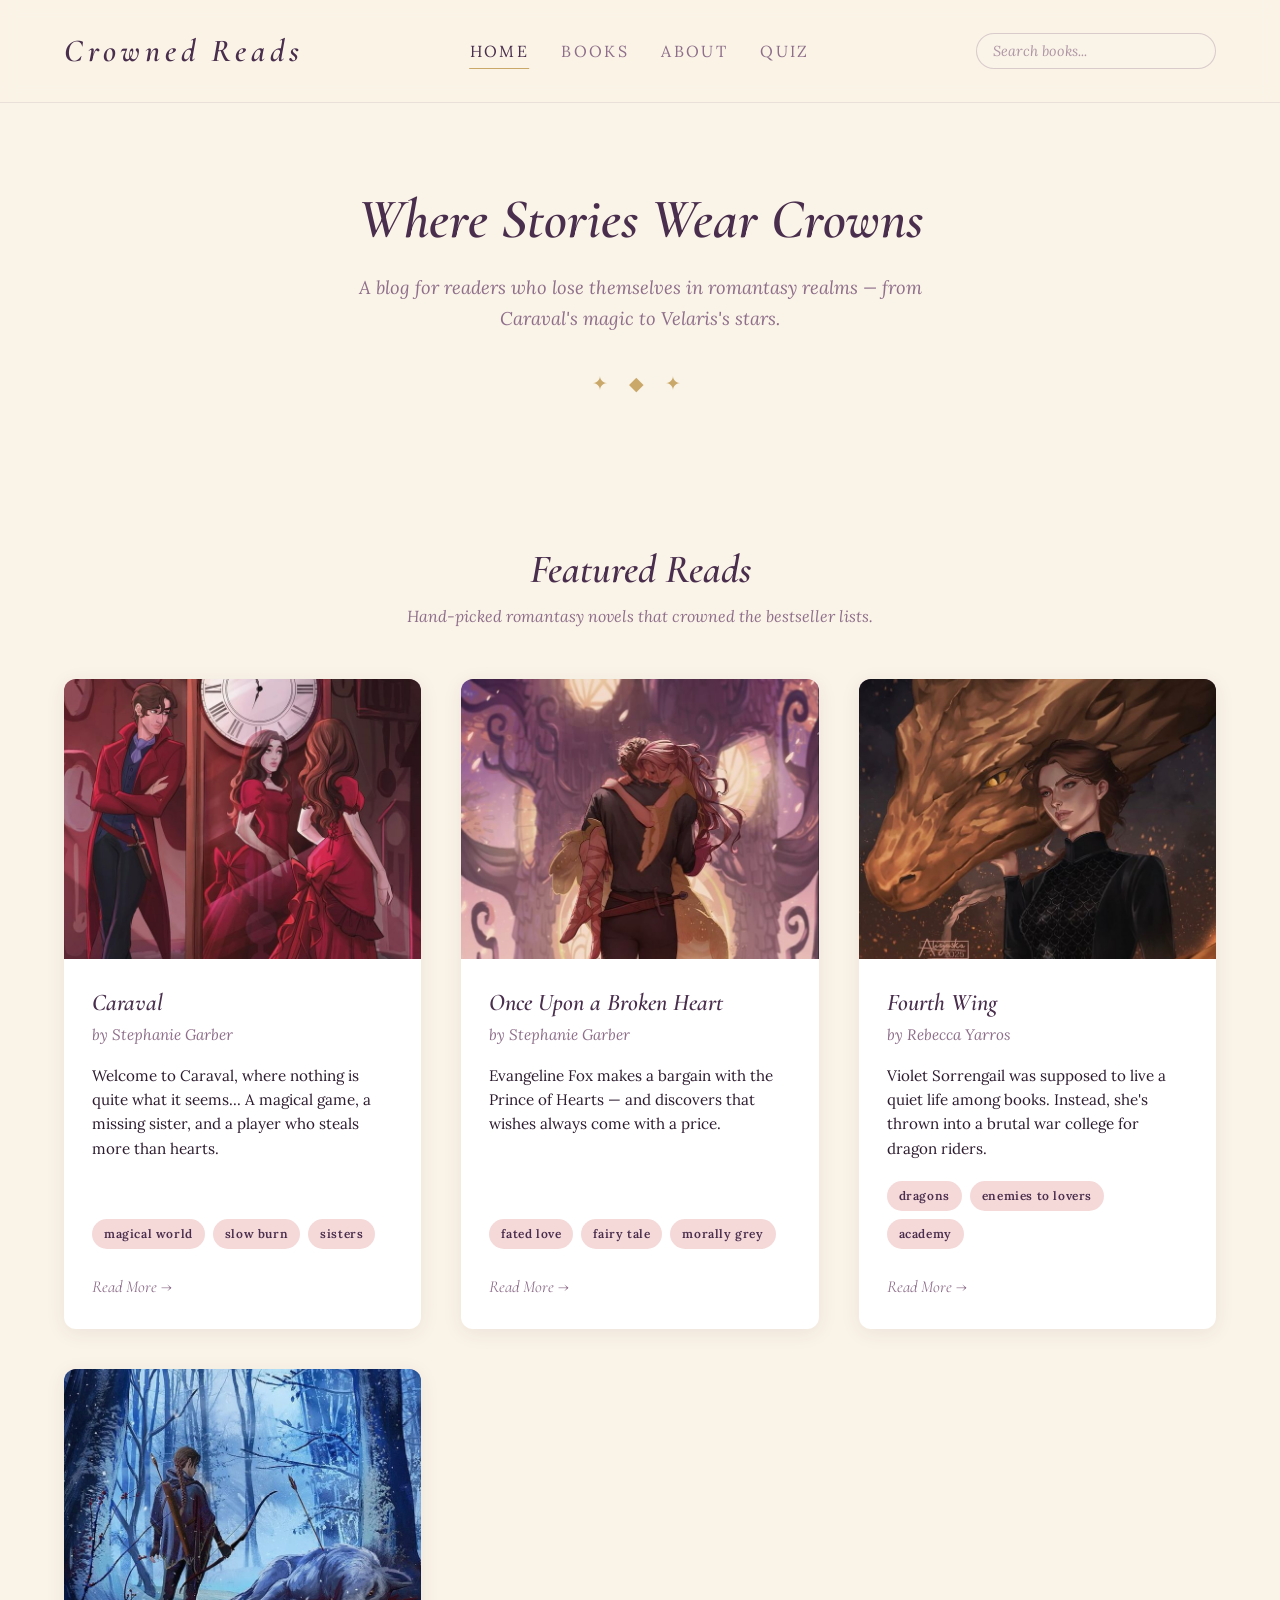
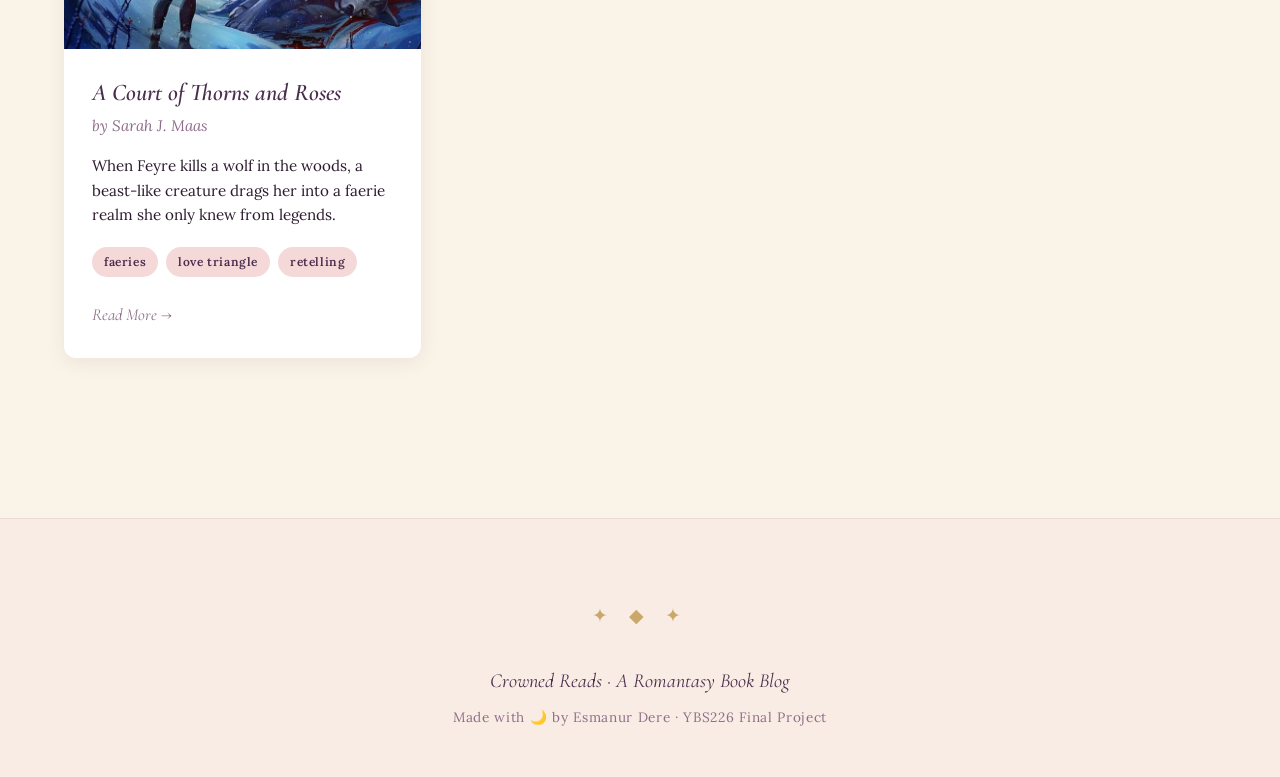
<file: index.html>
<!DOCTYPE html>
<html lang="en">
<head>
  <meta charset="UTF-8" />
  <meta name="viewport" content="width=device-width, initial-scale=1.0" />
  <title>Crowned Reads — A Romantasy Book Blog</title>

  <meta name="description" content="A romantasy book blog featuring Caraval, Fourth Wing, ACOTAR and Once Upon a Broken Heart. Reviews, ratings, and a quiz to find your next read." />
<meta name="theme-color" content="#FAF3E7" />

  <link rel="preconnect" href="https://fonts.googleapis.com" />
  <link rel="preconnect" href="https://fonts.gstatic.com" crossorigin />
  <link
    href="https://fonts.googleapis.com/css2?family=Cormorant+Garamond:ital,wght@0,400;0,600;1,400;1,600&family=Lora:wght@400;600&display=swap"
    rel="stylesheet"
  />
  <link rel="stylesheet" href="css/main.css" />
</head>

<body>

  <!-- ============== HEADER ============== -->
  <header class="site-header">
    <div class="container site-header__inner">
      <a href="index.html" class="logo">
        <span class="logo__text">Crowned Reads</span>
      </a>

      <button class="nav-toggle" id="nav-toggle" aria-label="Toggle menu">
  <span></span>
  <span></span>
  <span></span>
      </button>
      <nav class="main-nav" id="main-nav">
        <ul class="main-nav__list">
          <li><a href="index.html" class="main-nav__link main-nav__link--active">Home</a></li>
          <li><a href="book.html?id=caraval" class="main-nav__link">Books</a></li>
          <li><a href="about.html" class="main-nav__link">About</a></li>
          <li><a href="quiz.html" class="main-nav__link">Quiz</a></li>
        </ul>
      </nav>
      <div class="search">
        <input
          type="text"
          class="search__input"
          id="search-input"
          placeholder="Search books..."
          autocomplete="off"
        />
        <div class="search__results" id="search-results" hidden></div>
      </div>
    </div>
  </header>

  <!-- ============== HERO ============== -->
  <section class="hero">
    <div class="container">
      <h1 class="hero__title">Where Stories Wear Crowns</h1>
      <p class="hero__subtitle">
        A blog for readers who lose themselves in romantasy realms —
        from Caraval's magic to Velaris's stars.
      </p>
      <div class="divider">✦ ◆ ✦</div>
    </div>
  </section>

  <!-- ============== BOOK GRID ============== -->
  <section class="books">
    <div class="container">
      <h2 class="section-title">Featured Reads</h2>
      <p class="section-subtitle">
        Hand-picked romantasy novels that crowned the bestseller lists.
      </p>

      <div class="book-grid">

        <!-- Book 1: Caraval -->
        <article class="book-card">
          <div class="book-card__cover book-card__cover--caraval">
            <img src="images/caraval.jpg" alt="Caraval book cover" onerror="this.style.display='none'" />
          </div>
          <div class="book-card__body">
            <h3 class="book-card__title">Caraval</h3>
            <p class="book-card__author">by Stephanie Garber</p>
            <p class="book-card__excerpt">
              Welcome to Caraval, where nothing is quite what it seems...
              A magical game, a missing sister, and a player who steals more than hearts.
            </p>
            <div class="book-card__tags">
              <span class="tag">magical world</span>
              <span class="tag">slow burn</span>
              <span class="tag">sisters</span>
            </div>
            <a href="book.html?id=caraval" class="book-card__link">Read More →</a>
          </div>
        </article>

        <!-- Book 2: Once Upon a Broken Heart -->
        <article class="book-card">
          <div class="book-card__cover book-card__cover--once-upon">
            <img src="images/once-upon.jpg" alt="Once Upon a Broken Heart book cover" onerror="this.style.display='none'" />
          </div>
          <div class="book-card__body">
            <h3 class="book-card__title">Once Upon a Broken Heart</h3>
            <p class="book-card__author">by Stephanie Garber</p>
            <p class="book-card__excerpt">
              Evangeline Fox makes a bargain with the Prince of Hearts —
              and discovers that wishes always come with a price.
            </p>
            <div class="book-card__tags">
              <span class="tag">fated love</span>
              <span class="tag">fairy tale</span>
              <span class="tag">morally grey</span>
            </div>
            <a href="book.html?id=once-upon" class="book-card__link">Read More →</a>
          </div>
        </article>

        <!-- Book 3: Fourth Wing -->
        <article class="book-card">
          <div class="book-card__cover book-card__cover--fourth-wing">
            <img src="images/fourth-wing.jpg" alt="Fourth Wing book cover" onerror="this.style.display='none'" />
          </div>
          <div class="book-card__body">
            <h3 class="book-card__title">Fourth Wing</h3>
            <p class="book-card__author">by Rebecca Yarros</p>
            <p class="book-card__excerpt">
              Violet Sorrengail was supposed to live a quiet life among books.
              Instead, she's thrown into a brutal war college for dragon riders.
            </p>
            <div class="book-card__tags">
              <span class="tag">dragons</span>
              <span class="tag">enemies to lovers</span>
              <span class="tag">academy</span>
            </div>
            <a href="book.html?id=fourth-wing" class="book-card__link">Read More →</a>
          </div>
        </article>

        <!-- Book 4: ACOTAR -->
        <article class="book-card">
          <div class="book-card__cover book-card__cover--acotar">
            <img src="images/acotar.jpg" alt="A Court of Thorns and Roses book cover" onerror="this.style.display='none'" />
          </div>
          <div class="book-card__body">
            <h3 class="book-card__title">A Court of Thorns and Roses</h3>
            <p class="book-card__author">by Sarah J. Maas</p>
            <p class="book-card__excerpt">
              When Feyre kills a wolf in the woods, a beast-like creature drags her
              into a faerie realm she only knew from legends.
            </p>
            <div class="book-card__tags">
              <span class="tag">faeries</span>
              <span class="tag">love triangle</span>
              <span class="tag">retelling</span>
            </div>
            <a href="book.html?id=acotar" class="book-card__link">Read More →</a>
          </div>
        </article>

      </div>
    </div>
  </section>

  <!-- ============== FOOTER ============== -->
  <footer class="site-footer">
    <div class="container">
      <div class="divider">✦ ◆ ✦</div>
      <p class="site-footer__text">
        Crowned Reads · A Romantasy Book Blog
      </p>
      <p class="site-footer__credit">
        Made with 🌙 by Esmanur Dere · YBS226 Final Project
      </p>
    </div>
  </footer>

  <script src="js/main.js"></script>
</body>
</html>
</file>
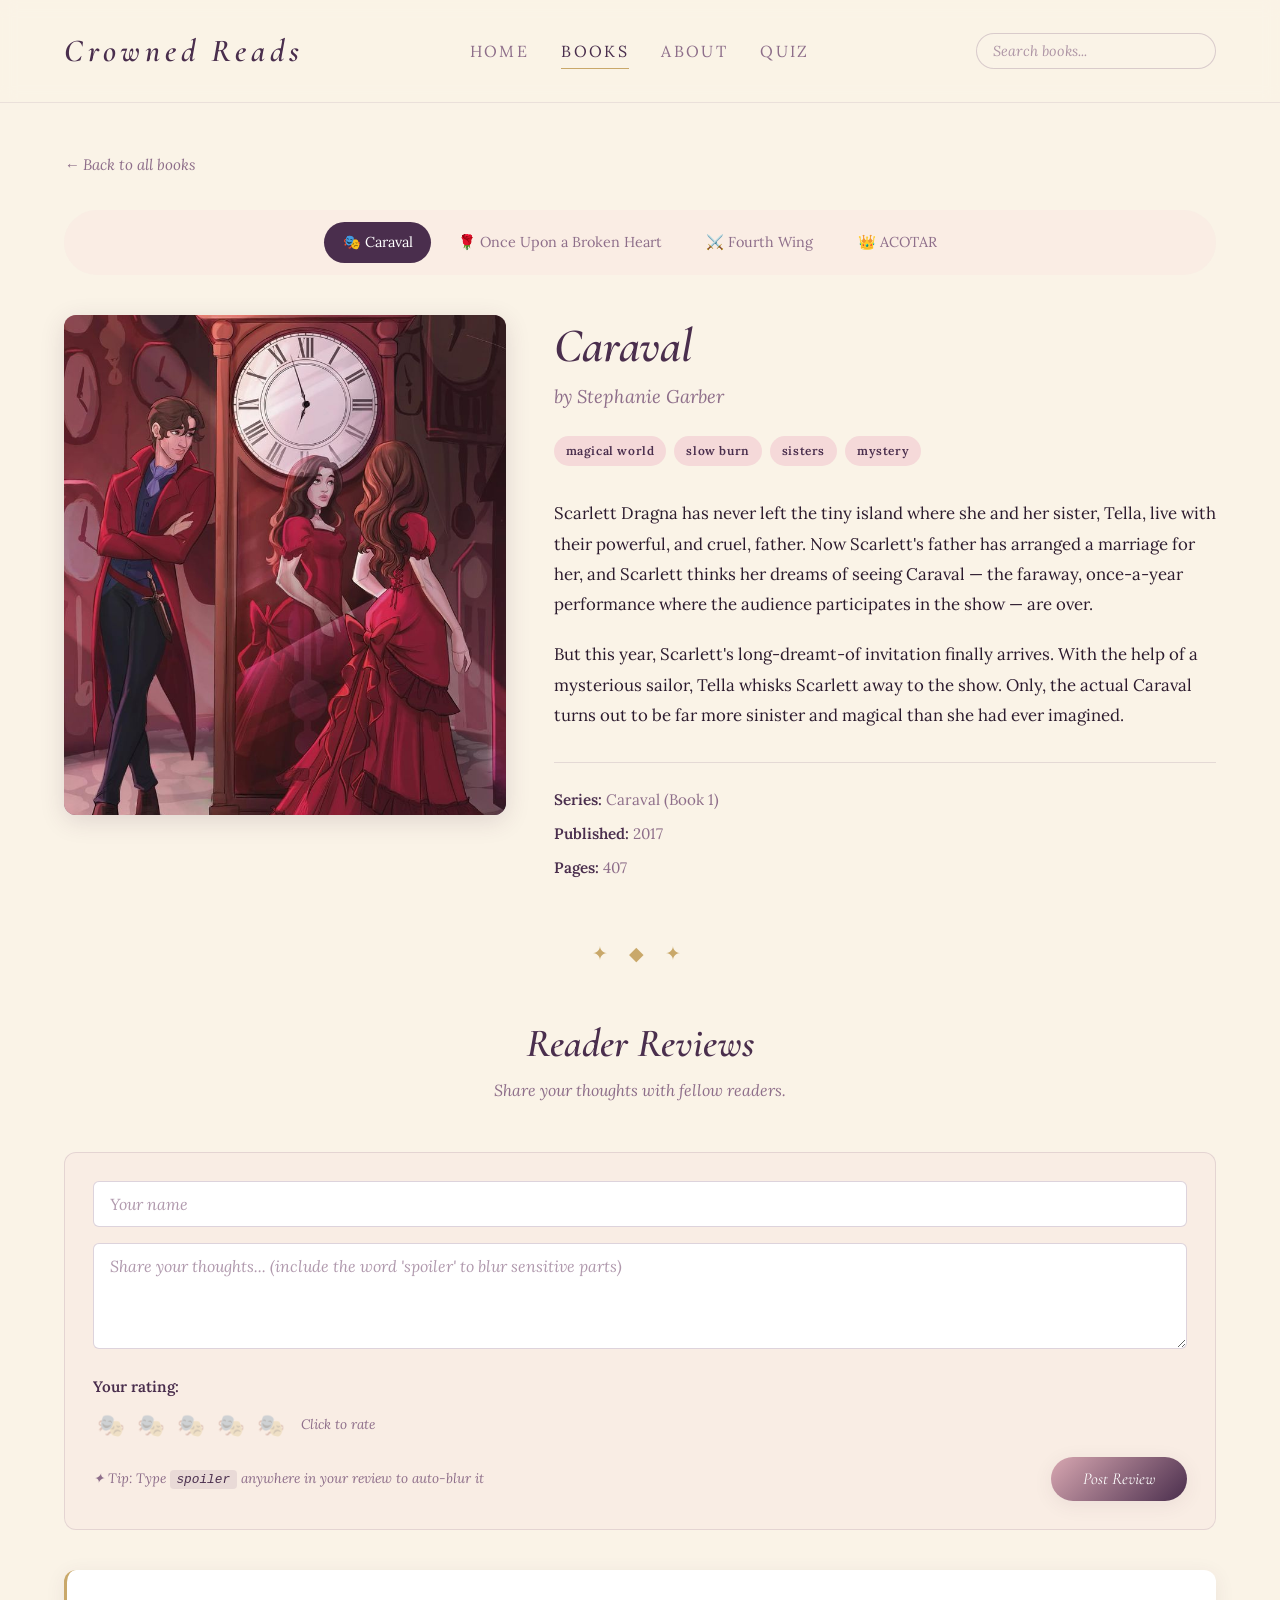
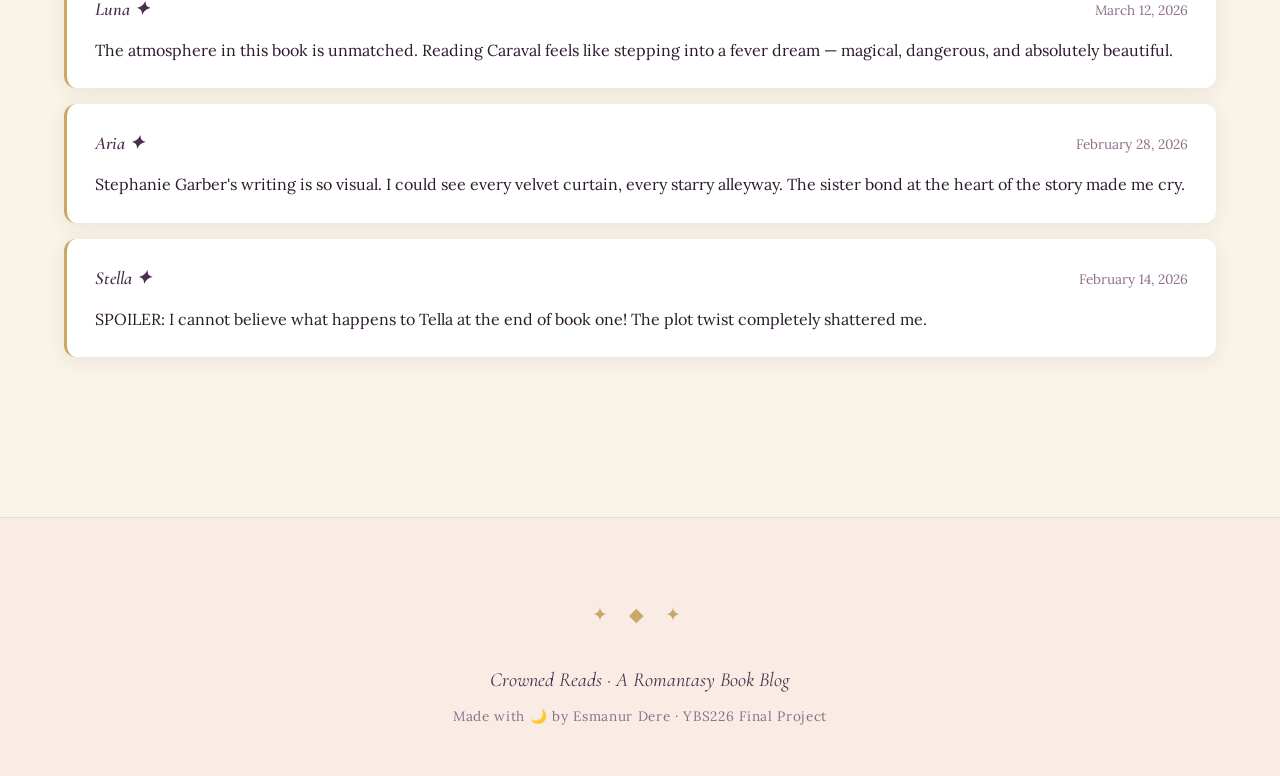
<file: book.html>
<!DOCTYPE html>
<html lang="en">
<head>
  <meta charset="UTF-8" />
  <meta name="viewport" content="width=device-width, initial-scale=1.0" />
  <title id="page-title">Books — Crowned Reads</title>
  <meta name="description" content="Detailed reviews and reader thoughts on the most beloved romantasy novels — explore Caraval, ACOTAR, Fourth Wing and more on Crowned Reads." />
  <meta name="theme-color" content="#FAF3E7" />

  <link rel="preconnect" href="https://fonts.googleapis.com" />
  <link rel="preconnect" href="https://fonts.gstatic.com" crossorigin />
  <link
    href="https://fonts.googleapis.com/css2?family=Cormorant+Garamond:ital,wght@0,400;0,600;1,400;1,600&family=Lora:wght@400;600&display=swap"
    rel="stylesheet"
  />
  <link rel="stylesheet" href="css/main.css" />
</head>

<body>

  <!-- HEADER -->
  <header class="site-header">
    <div class="container site-header__inner">
      <a href="index.html" class="logo">
        <span class="logo__text">Crowned Reads</span>
      </a>

      <button class="nav-toggle" id="nav-toggle" aria-label="Toggle menu">
        <span></span>
        <span></span>
        <span></span>
      </button>

      <nav class="main-nav" id="main-nav">
        <ul class="main-nav__list">
          <li><a href="index.html" class="main-nav__link">Home</a></li>
          <li><a href="book.html?id=caraval" class="main-nav__link main-nav__link--active">Books</a></li>
          <li><a href="about.html" class="main-nav__link">About</a></li>
          <li><a href="quiz.html" class="main-nav__link">Quiz</a></li>
        </ul>
      </nav>

      <div class="search">
        <input
          type="text"
          class="search__input"
          id="search-input"
          placeholder="Search books..."
          autocomplete="off"
        />
        <div class="search__results" id="search-results" hidden></div>
      </div>
    </div>
  </header>

  <!-- BOOK DETAIL -->
  <section class="book-detail">
    <div class="container">

      <a href="index.html" class="back-link">← Back to all books</a>

      <!-- Quick selector to jump between books -->
      <div class="book-selector" id="book-selector">
        <a href="book.html?id=caraval" class="book-selector__link" data-id="caraval">🎭 Caraval</a>
        <a href="book.html?id=once-upon" class="book-selector__link" data-id="once-upon">🌹 Once Upon a Broken Heart</a>
        <a href="book.html?id=fourth-wing" class="book-selector__link" data-id="fourth-wing">⚔️ Fourth Wing</a>
        <a href="book.html?id=acotar" class="book-selector__link" data-id="acotar">👑 ACOTAR</a>
      </div>

      <div class="book-detail__layout">

        <div class="book-detail__cover" id="book-cover">
          <img id="book-cover-img" alt="" />
        </div>

        <div class="book-detail__info">
          <h1 class="book-detail__title" id="book-title">Loading...</h1>
          <p class="book-detail__author" id="book-author"></p>

          <div class="book-detail__tags" id="book-tags"></div>

          <div id="book-description"></div>

          <div class="book-detail__meta" id="book-meta"></div>
        </div>
      </div>

      <div class="divider">✦ ◆ ✦</div>

      <!-- COMMENTS SECTION -->
      <section class="comments">
        <h2 class="section-title">Reader Reviews</h2>
        <p class="section-subtitle">Share your thoughts with fellow readers.</p>

        <form class="comment-form" id="comment-form">
          <div class="comment-form__row">
            <input type="text" class="comment-form__input" id="comment-name" placeholder="Your name" required />
          </div>
          <div class="comment-form__row">
            <textarea class="comment-form__textarea" id="comment-text" placeholder="Share your thoughts... (include the word 'spoiler' to blur sensitive parts)" rows="4" required></textarea>
          </div>

          <div class="comment-form__row">
            <label class="comment-form__label">Your rating:</label>
            <div class="book-rating book-rating--form" id="form-rating">
              <!-- Filled by JS — themed icons -->
            </div>
          </div>

          <div class="comment-form__row comment-form__row--actions">
            <p class="comment-form__hint">
              ✦ Tip: Type <code>spoiler</code> anywhere in your review to auto-blur it
            </p>
            <button type="submit" class="comment-form__button">Post Review</button>
          </div>
        </form>

        <div class="comments__list" id="comments-list">
          <!-- Comments injected by JS based on selected book -->
        </div>
      </section>

    </div>
  </section>

  <!-- FOOTER -->
  <footer class="site-footer">
    <div class="container">
      <div class="divider">✦ ◆ ✦</div>
      <p class="site-footer__text">Crowned Reads · A Romantasy Book Blog</p>
      <p class="site-footer__credit">Made with 🌙 by Esmanur Dere · YBS226 Final Project</p>
    </div>
  </footer>

  <script src="js/main.js"></script>
  <script src="js/book-page.js"></script>
</body>
</html>
</file>
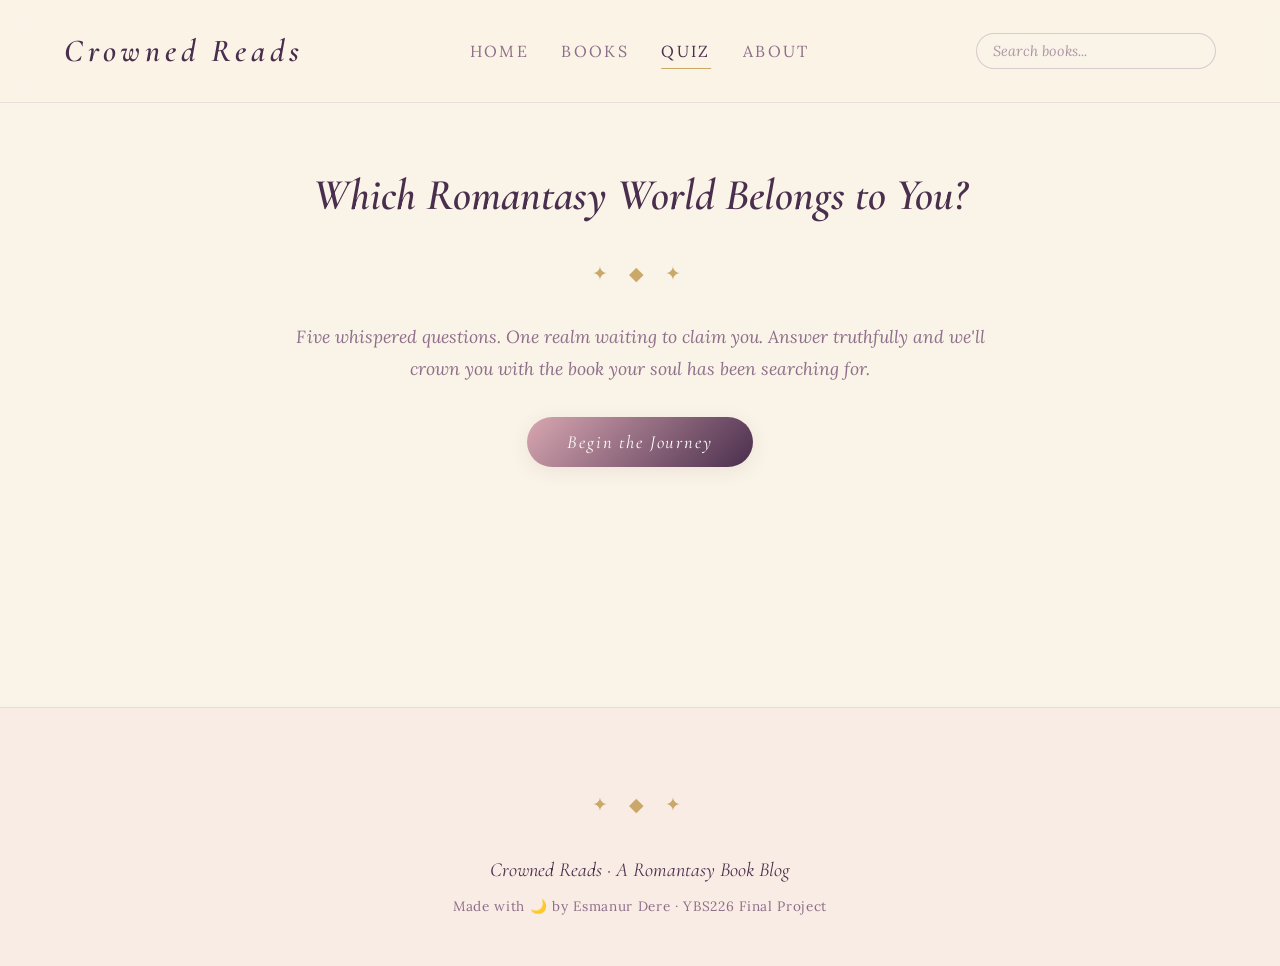
<file: quiz.html>
<!DOCTYPE html>
<html lang="en">
<head>
  <meta charset="UTF-8" />
  <meta name="viewport" content="width=device-width, initial-scale=1.0" />
  <title>Which Romantasy World Belongs to You? — Crowned Reads</title>

  <meta name="description" content="Take the Crowned Reads quiz and discover which romantasy world belongs to you — Caraval, ACOTAR, Fourth Wing, or Once Upon a Broken Heart." />
<meta name="theme-color" content="#FAF3E7" />

  <link rel="preconnect" href="https://fonts.googleapis.com" />
  <link rel="preconnect" href="https://fonts.gstatic.com" crossorigin />
  <link
    href="https://fonts.googleapis.com/css2?family=Cormorant+Garamond:ital,wght@0,400;0,600;1,400;1,600&family=Lora:wght@400;600&display=swap"
    rel="stylesheet"
  />
  <link rel="stylesheet" href="css/main.css" />
</head>

<body>

  <header class="site-header">
    <div class="container site-header__inner">
      <a href="index.html" class="logo">
        <span class="logo__text">Crowned Reads</span>
      </a>
    <button class="nav-toggle" id="nav-toggle" aria-label="Toggle menu">
  <span></span>
  <span></span>
  <span></span>
    </button>
      <nav class="main-nav" id="main-nav">
        <ul class="main-nav__list">
          <li><a href="index.html" class="main-nav__link">Home</a></li>
          <li><a href="book.html" class="main-nav__link">Books</a></li>
          <li><a href="quiz.html" class="main-nav__link main-nav__link--active">Quiz</a></li>
          <li><a href="about.html" class="main-nav__link">About</a></li>
        </ul>
      </nav>
      <div class="search">
  <input
    type="text"
    class="search__input"
    id="search-input"
    placeholder="Search books..."
    autocomplete="off"
  />
  <div class="search__results" id="search-results" hidden></div>
</div>
    </div>
  </header>

  <section class="quiz">
    <div class="container">

      <!-- INTRO SCREEN -->
      <div class="quiz__screen quiz__screen--intro" id="quiz-intro">
        <h1 class="quiz__title">Which Romantasy World Belongs to You?</h1>
        <div class="divider">✦ ◆ ✦</div>
        <p class="quiz__lead">
          Five whispered questions. One realm waiting to claim you.
          Answer truthfully and we'll crown you with the book your soul has been searching for.
        </p>
        <button class="quiz__button" id="quiz-start">Begin the Journey</button>
      </div>

      <!-- QUESTION SCREEN -->
      <div class="quiz__screen quiz__screen--question" id="quiz-question" hidden>
        <p class="quiz__progress" id="quiz-progress">Question 1 of 5</p>
        <h2 class="quiz__question-text" id="quiz-question-text">Question goes here</h2>
        <div class="quiz__options" id="quiz-options">
          <!-- Buttons will be injected by JS -->
        </div>
      </div>

      <!-- RESULT SCREEN -->
      <div class="quiz__screen quiz__screen--result" id="quiz-result" hidden>
        <p class="quiz__progress">Your Realm Awaits</p>
        <h2 class="quiz__result-title" id="quiz-result-title">Result</h2>
        <p class="quiz__result-subtitle" id="quiz-result-subtitle">Subtitle</p>
        <div class="divider">✦ ◆ ✦</div>
        <p class="quiz__result-text" id="quiz-result-text">Description</p>
        <p class="quiz__result-rec">
          📖 Your recommended read: <strong id="quiz-result-book">Book name</strong>
        </p>
        <button class="quiz__button" id="quiz-restart">Take it again</button>
      </div>

    </div>
  </section>

  <footer class="site-footer">
    <div class="container">
      <div class="divider">✦ ◆ ✦</div>
      <p class="site-footer__text">Crowned Reads · A Romantasy Book Blog</p>
      <p class="site-footer__credit">Made with 🌙 by Esmanur Dere · YBS226 Final Project</p>
    </div>
  </footer>

  <script src="js/main.js"></script>
  <script src="js/quiz.js"></script>
</body>
</html>
</file>
<file: css/main.css>
@charset "UTF-8";
* {
  margin: 0;
  padding: 0;
  -webkit-box-sizing: border-box;
          box-sizing: border-box;
}

body {
  font-family: "Lora", "Georgia", serif;
  font-size: 16px;
  line-height: 1.7;
  color: #2C1B2E;
  background-color: #FAF3E7;
  min-height: 100vh;
}

h1, h2, h3, h4 {
  font-family: "Cormorant Garamond", "Georgia", serif;
  font-style: italic;
  color: #4A2E4D;
  font-weight: 600;
  line-height: 1.3;
}

h1 {
  font-size: 3rem;
}

h2 {
  font-size: 2.25rem;
}

h3 {
  font-size: 1.5rem;
}

p {
  margin-bottom: 1rem;
}

a {
  color: #8E6E8A;
  text-decoration: none;
  -webkit-transition: color 0.3s ease;
  transition: color 0.3s ease;
}
a:hover {
  color: #D8A7B1;
}

.container {
  max-width: 1200px;
  margin: 0 auto;
  padding: 0 1.5rem;
}

.divider {
  display: -webkit-box;
  display: -ms-flexbox;
  display: flex;
  -webkit-box-align: center;
      -ms-flex-align: center;
          align-items: center;
  -webkit-box-pack: center;
      -ms-flex-pack: center;
          justify-content: center;
  margin: 2rem 0;
  color: #C9A86A;
  font-size: 1.2rem;
  letter-spacing: 0.5rem;
}

.site-header {
  background-color: rgba(250, 243, 231, 0.92);
  border-bottom: 1px solid rgba(142, 110, 138, 0.15);
  padding: 1.5rem 0;
  position: sticky;
  top: 0;
  z-index: 100;
  backdrop-filter: blur(8px);
}
.site-header__inner {
  display: -webkit-box;
  display: -ms-flexbox;
  display: flex;
  -webkit-box-align: center;
      -ms-flex-align: center;
          align-items: center;
  -webkit-box-pack: justify;
      -ms-flex-pack: justify;
          justify-content: space-between;
  gap: 2rem;
  -ms-flex-wrap: wrap;
      flex-wrap: wrap;
}

.logo {
  text-decoration: none;
  display: inline-block;
}
.logo__text {
  font-family: "Cormorant Garamond", "Georgia", serif;
  font-style: italic;
  font-weight: 600;
  font-size: 2rem;
  color: #4A2E4D;
  letter-spacing: 0.15em;
  -webkit-transition: color 0.3s ease;
  transition: color 0.3s ease;
}
.logo:hover .logo__text {
  color: #8E6E8A;
}

.main-nav__list {
  list-style: none;
  display: -webkit-box;
  display: -ms-flexbox;
  display: flex;
  gap: 2rem;
}
.main-nav__link {
  font-family: "Lora", "Georgia", serif;
  font-size: 1rem;
  color: #8E6E8A;
  text-transform: uppercase;
  letter-spacing: 0.15em;
  padding: 0.5rem 0;
  position: relative;
}
.main-nav__link::after {
  content: "";
  position: absolute;
  bottom: 0;
  left: 50%;
  width: 0;
  height: 1px;
  background-color: #C9A86A;
  -webkit-transition: all 0.3s ease;
  transition: all 0.3s ease;
  -webkit-transform: translateX(-50%);
          transform: translateX(-50%);
}
.main-nav__link:hover {
  color: #4A2E4D;
}
.main-nav__link:hover::after {
  width: 100%;
}
.main-nav__link--active {
  color: #4A2E4D;
}
.main-nav__link--active::after {
  width: 100%;
}

.hero {
  text-align: center;
  padding: 5rem 0 3rem;
}
.hero__title {
  font-size: 3.5rem;
  margin-bottom: 1rem;
}
.hero__subtitle {
  font-size: 1.15rem;
  color: #8E6E8A;
  max-width: 600px;
  margin: 0 auto 2rem;
  font-style: italic;
}

.search {
  position: relative;
  width: 240px;
}
.search__input {
  width: 100%;
  padding: 0.5rem 1rem;
  border: 1px solid rgba(142, 110, 138, 0.3);
  border-radius: 50px;
  font-family: "Lora", "Georgia", serif;
  font-size: 0.9rem;
  background-color: rgba(250, 243, 231, 0.7);
  color: #2C1B2E;
  outline: none;
  -webkit-transition: border-color 0.3s ease, -webkit-box-shadow 0.3s ease;
  transition: border-color 0.3s ease, -webkit-box-shadow 0.3s ease;
  transition: border-color 0.3s ease, box-shadow 0.3s ease;
  transition: border-color 0.3s ease, box-shadow 0.3s ease, -webkit-box-shadow 0.3s ease;
}
.search__input::-webkit-input-placeholder {
  color: rgba(142, 110, 138, 0.7);
  font-style: italic;
}
.search__input::-moz-placeholder {
  color: rgba(142, 110, 138, 0.7);
  font-style: italic;
}
.search__input:-ms-input-placeholder {
  color: rgba(142, 110, 138, 0.7);
  font-style: italic;
}
.search__input::-ms-input-placeholder {
  color: rgba(142, 110, 138, 0.7);
  font-style: italic;
}
.search__input::placeholder {
  color: rgba(142, 110, 138, 0.7);
  font-style: italic;
}
.search__input:focus {
  border-color: #C9A86A;
  -webkit-box-shadow: 0 0 0 3px rgba(201, 168, 106, 0.15);
          box-shadow: 0 0 0 3px rgba(201, 168, 106, 0.15);
}
.search__results {
  position: absolute;
  top: calc(100% + 8px);
  left: 0;
  right: 0;
  background-color: white;
  border-radius: 12px;
  -webkit-box-shadow: 0 6px 24px rgba(74, 46, 77, 0.15);
          box-shadow: 0 6px 24px rgba(74, 46, 77, 0.15);
  max-height: 400px;
  overflow-y: auto;
  z-index: 200;
}
.search__result {
  display: -webkit-box;
  display: -ms-flexbox;
  display: flex;
  -webkit-box-align: center;
      -ms-flex-align: center;
          align-items: center;
  gap: 0.75rem;
  padding: 0.75rem 1rem;
  text-decoration: none;
  color: #2C1B2E;
  border-bottom: 1px solid rgba(142, 110, 138, 0.1);
  -webkit-transition: background-color 0.2s ease;
  transition: background-color 0.2s ease;
}
.search__result:last-child {
  border-bottom: none;
}
.search__result:hover {
  background-color: rgba(245, 217, 217, 0.3);
}
.search__result-cover {
  width: 40px;
  height: 56px;
  border-radius: 4px;
  -ms-flex-negative: 0;
      flex-shrink: 0;
  background: linear-gradient(135deg, #D8A7B1 0%, #4A2E4D 100%);
  display: -webkit-box;
  display: -ms-flexbox;
  display: flex;
  -webkit-box-align: center;
      -ms-flex-align: center;
          align-items: center;
  -webkit-box-pack: center;
      -ms-flex-pack: center;
          justify-content: center;
  color: white;
  font-size: 1rem;
}
.search__result-info {
  -webkit-box-flex: 1;
      -ms-flex: 1;
          flex: 1;
  min-width: 0;
}
.search__result-title {
  font-family: "Cormorant Garamond", "Georgia", serif;
  font-style: italic;
  font-weight: 600;
  color: #4A2E4D;
  font-size: 1rem;
  line-height: 1.2;
  margin-bottom: 0.15rem;
}
.search__result-author {
  font-size: 0.8rem;
  color: #8E6E8A;
  font-style: italic;
}
.search__no-results {
  padding: 1rem;
  text-align: center;
  color: #8E6E8A;
  font-style: italic;
  font-size: 0.9rem;
}

.section-title {
  text-align: center;
  font-size: 2.5rem;
  margin-bottom: 0.5rem;
}

.section-subtitle {
  text-align: center;
  color: #8E6E8A;
  font-style: italic;
  margin-bottom: 3rem;
}

.books {
  padding: 4rem 0 6rem;
}

.book-grid {
  display: grid;
  grid-template-columns: repeat(auto-fit, minmax(280px, 1fr));
  gap: 2.5rem;
}

.book-card {
  background-color: white;
  border-radius: 12px;
  overflow: hidden;
  -webkit-box-shadow: 0 4px 20px rgba(74, 46, 77, 0.08);
          box-shadow: 0 4px 20px rgba(74, 46, 77, 0.08);
  -webkit-transition: -webkit-transform 0.4s ease, -webkit-box-shadow 0.4s ease;
  transition: -webkit-transform 0.4s ease, -webkit-box-shadow 0.4s ease;
  transition: transform 0.4s ease, box-shadow 0.4s ease;
  transition: transform 0.4s ease, box-shadow 0.4s ease, -webkit-transform 0.4s ease, -webkit-box-shadow 0.4s ease;
  display: -webkit-box;
  display: -ms-flexbox;
  display: flex;
  -webkit-box-orient: vertical;
  -webkit-box-direction: normal;
      -ms-flex-direction: column;
          flex-direction: column;
}
.book-card:hover {
  -webkit-transform: translateY(-6px);
          transform: translateY(-6px);
  -webkit-box-shadow: 0 6px 24px rgba(74, 46, 77, 0.15);
          box-shadow: 0 6px 24px rgba(74, 46, 77, 0.15);
}
.book-card__cover {
  height: 280px;
  position: relative;
  overflow: hidden;
  display: -webkit-box;
  display: -ms-flexbox;
  display: flex;
  -webkit-box-align: center;
      -ms-flex-align: center;
          align-items: center;
  -webkit-box-pack: center;
      -ms-flex-pack: center;
          justify-content: center;
}
.book-card__cover img {
  width: 100%;
  height: 100%;
  -o-object-fit: cover;
     object-fit: cover;
  -o-object-position: center;
     object-position: center;
  position: relative;
  z-index: 1;
}
.book-card__cover--caraval {
  background: linear-gradient(135deg, #D8A7B1 0%, #4A2E4D 100%);
}
.book-card__cover--once-upon {
  background: linear-gradient(135deg, #F5D9D9 0%, #8E6E8A 100%);
}
.book-card__cover--fourth-wing {
  background: linear-gradient(135deg, #8E6E8A 0%, #2C1B2E 100%);
}
.book-card__cover--acotar {
  background: linear-gradient(135deg, #C9B6D8 0%, #4A2E4D 100%);
}
.book-card__cover::after {
  content: "✦";
  position: absolute;
  font-size: 4rem;
  color: rgba(255, 255, 255, 0.25);
  pointer-events: none;
  z-index: 0;
}
.book-card__body {
  padding: 1.75rem;
  display: -webkit-box;
  display: -ms-flexbox;
  display: flex;
  -webkit-box-orient: vertical;
  -webkit-box-direction: normal;
      -ms-flex-direction: column;
          flex-direction: column;
  -webkit-box-flex: 1;
      -ms-flex: 1;
          flex: 1;
}
.book-card__title {
  font-size: 1.5rem;
  margin-bottom: 0.25rem;
  color: #4A2E4D;
}
.book-card__author {
  font-style: italic;
  color: #8E6E8A;
  margin-bottom: 1rem;
  font-size: 0.95rem;
}
.book-card__excerpt {
  color: #2C1B2E;
  font-size: 0.95rem;
  margin-bottom: 1.25rem;
  line-height: 1.6;
  -webkit-box-flex: 1;
      -ms-flex: 1;
          flex: 1;
}
.book-card__tags {
  display: -webkit-box;
  display: -ms-flexbox;
  display: flex;
  -ms-flex-wrap: wrap;
      flex-wrap: wrap;
  gap: 0.5rem;
  margin-bottom: 1.5rem;
}
.book-card__link {
  font-family: "Cormorant Garamond", "Georgia", serif;
  font-style: italic;
  font-size: 1.05rem;
  color: #8E6E8A;
  -ms-flex-item-align: start;
      align-self: flex-start;
  -webkit-transition: color 0.3s ease, -webkit-transform 0.3s ease;
  transition: color 0.3s ease, -webkit-transform 0.3s ease;
  transition: color 0.3s ease, transform 0.3s ease;
  transition: color 0.3s ease, transform 0.3s ease, -webkit-transform 0.3s ease;
  display: inline-block;
}
.book-card__link:hover {
  color: #4A2E4D;
  -webkit-transform: translateX(4px);
          transform: translateX(4px);
}

.tag {
  background-color: #F5D9D9;
  color: #4A2E4D;
  font-size: 0.75rem;
  font-weight: 600;
  padding: 0.3rem 0.75rem;
  border-radius: 50px;
  letter-spacing: 0.05em;
  text-transform: lowercase;
  -webkit-transition: background-color 0.3s ease;
  transition: background-color 0.3s ease;
}
.tag:hover {
  background-color: #D8A7B1;
  color: white;
}

.back-link {
  display: inline-block;
  margin-bottom: 2rem;
  color: #8E6E8A;
  font-style: italic;
  font-size: 0.95rem;
  -webkit-transition: color 0.3s ease, -webkit-transform 0.3s ease;
  transition: color 0.3s ease, -webkit-transform 0.3s ease;
  transition: color 0.3s ease, transform 0.3s ease;
  transition: color 0.3s ease, transform 0.3s ease, -webkit-transform 0.3s ease;
}
.back-link:hover {
  color: #4A2E4D;
  -webkit-transform: translateX(-4px);
          transform: translateX(-4px);
}

.book-detail {
  padding: 3rem 0 5rem;
}
.book-detail__layout {
  display: grid;
  grid-template-columns: 1fr 1.5fr;
  gap: 3rem;
  margin-bottom: 3rem;
}
.book-detail__cover {
  height: 500px;
  border-radius: 12px;
  overflow: hidden;
  position: relative;
  -webkit-box-shadow: 0 6px 24px rgba(74, 46, 77, 0.15);
          box-shadow: 0 6px 24px rgba(74, 46, 77, 0.15);
  display: -webkit-box;
  display: -ms-flexbox;
  display: flex;
  -webkit-box-align: center;
      -ms-flex-align: center;
          align-items: center;
  -webkit-box-pack: center;
      -ms-flex-pack: center;
          justify-content: center;
}
.book-detail__cover img {
  width: 100%;
  height: 100%;
  -o-object-fit: cover;
     object-fit: cover;
  -o-object-position: center;
     object-position: center;
  position: relative;
  z-index: 1;
}
.book-detail__cover::after {
  content: "✦";
  position: absolute;
  font-size: 6rem;
  color: rgba(255, 255, 255, 0.3);
  z-index: 0;
}
.book-detail__title {
  font-size: 3rem;
  margin-bottom: 0.25rem;
}
.book-detail__author {
  font-style: italic;
  color: #8E6E8A;
  font-size: 1.15rem;
  margin-bottom: 1.5rem;
}
.book-detail__tags {
  display: -webkit-box;
  display: -ms-flexbox;
  display: flex;
  -ms-flex-wrap: wrap;
      flex-wrap: wrap;
  gap: 0.5rem;
  margin-bottom: 2rem;
}
.book-detail__description {
  font-size: 1.05rem;
  line-height: 1.8;
  margin-bottom: 1.25rem;
  color: #2C1B2E;
}
.book-detail__meta {
  margin-top: 2rem;
  padding-top: 1.5rem;
  border-top: 1px solid rgba(142, 110, 138, 0.2);
}
.book-detail__meta p {
  margin-bottom: 0.5rem;
  color: #8E6E8A;
  font-size: 0.95rem;
}
.book-detail__meta p strong {
  color: #4A2E4D;
  font-weight: 600;
}

.book-selector {
  display: -webkit-box;
  display: -ms-flexbox;
  display: flex;
  -ms-flex-wrap: wrap;
      flex-wrap: wrap;
  gap: 0.5rem;
  margin-bottom: 2.5rem;
  padding: 0.75rem;
  background-color: rgba(245, 217, 217, 0.25);
  border-radius: 50px;
  -webkit-box-pack: center;
      -ms-flex-pack: center;
          justify-content: center;
}
.book-selector__link {
  padding: 0.5rem 1.15rem;
  border-radius: 50px;
  font-family: "Lora", "Georgia", serif;
  font-size: 0.9rem;
  color: #8E6E8A;
  text-decoration: none;
  -webkit-transition: all 0.3s ease;
  transition: all 0.3s ease;
  white-space: nowrap;
}
.book-selector__link:hover {
  background-color: white;
  color: #4A2E4D;
}
.book-selector__link--active {
  background-color: #4A2E4D;
  color: white;
}
.book-selector__link--active:hover {
  background-color: #4A2E4D;
  color: white;
}

.comments {
  margin-top: 3rem;
}

.comment {
  background-color: white;
  border-radius: 12px;
  padding: 1.5rem 1.75rem;
  margin-bottom: 1rem;
  -webkit-box-shadow: 0 4px 20px rgba(74, 46, 77, 0.08);
          box-shadow: 0 4px 20px rgba(74, 46, 77, 0.08);
  border-left: 3px solid #C9A86A;
}
.comment__header {
  display: -webkit-box;
  display: -ms-flexbox;
  display: flex;
  -webkit-box-pack: justify;
      -ms-flex-pack: justify;
          justify-content: space-between;
  -webkit-box-align: baseline;
      -ms-flex-align: baseline;
          align-items: baseline;
  margin-bottom: 0.75rem;
  -ms-flex-wrap: wrap;
      flex-wrap: wrap;
  gap: 0.5rem;
}
.comment__author {
  font-family: "Cormorant Garamond", "Georgia", serif;
  font-style: italic;
  font-weight: 600;
  color: #4A2E4D;
  font-size: 1.15rem;
}
.comment__date {
  font-size: 0.85rem;
  color: #8E6E8A;
}
.comment__text {
  color: #2C1B2E;
  line-height: 1.7;
  margin: 0;
}
.comment__rating {
  display: inline-block;
  margin-bottom: 0.75rem;
  font-size: 1.15rem;
  letter-spacing: 0.15em;
  padding: 0.3rem 0.85rem;
  background-color: rgba(245, 217, 217, 0.45);
  border-radius: 50px;
  border: 1px solid rgba(201, 168, 106, 0.4);
}
.comment__rating-score {
  font-family: "Lora", "Georgia", serif;
  font-size: 0.8rem;
  font-style: italic;
  color: #8E6E8A;
  letter-spacing: normal;
  margin-left: 0.35rem;
}

.comment--spoiler {
  position: relative;
}
.comment--spoiler .comment__text {
  -webkit-filter: blur(6px);
          filter: blur(6px);
  -webkit-user-select: none;
     -moz-user-select: none;
      -ms-user-select: none;
          user-select: none;
  -webkit-transition: -webkit-filter 0.4s ease;
  transition: -webkit-filter 0.4s ease;
  transition: filter 0.4s ease;
  transition: filter 0.4s ease, -webkit-filter 0.4s ease;
  cursor: pointer;
}
.comment--spoiler::before {
  content: "⚠ Click to reveal spoiler";
  position: absolute;
  top: 50%;
  left: 50%;
  -webkit-transform: translate(-50%, -50%);
          transform: translate(-50%, -50%);
  font-family: "Cormorant Garamond", "Georgia", serif;
  font-style: italic;
  font-size: 1.1rem;
  color: #4A2E4D;
  background-color: rgba(250, 243, 231, 0.95);
  padding: 0.5rem 1.25rem;
  border-radius: 50px;
  border: 1px solid #C9A86A;
  pointer-events: none;
  z-index: 2;
  -webkit-transition: opacity 0.3s ease;
  transition: opacity 0.3s ease;
}
.comment--spoiler--revealed .comment__text {
  -webkit-filter: blur(0);
          filter: blur(0);
  cursor: default;
}
.comment--spoiler--revealed::before {
  opacity: 0;
}

.comment-form {
  background-color: rgba(245, 217, 217, 0.25);
  border: 1px solid rgba(142, 110, 138, 0.2);
  border-radius: 12px;
  padding: 1.75rem;
  margin-bottom: 2.5rem;
}
.comment-form__row {
  margin-bottom: 1rem;
}
.comment-form__row:last-child {
  margin-bottom: 0;
}
.comment-form__row--actions {
  display: -webkit-box;
  display: -ms-flexbox;
  display: flex;
  -webkit-box-pack: justify;
      -ms-flex-pack: justify;
          justify-content: space-between;
  -webkit-box-align: center;
      -ms-flex-align: center;
          align-items: center;
  -ms-flex-wrap: wrap;
      flex-wrap: wrap;
  gap: 1rem;
}
.comment-form__label {
  display: block;
  font-family: "Lora", "Georgia", serif;
  font-size: 0.95rem;
  color: #4A2E4D;
  margin-bottom: 0.5rem;
  font-weight: 600;
}
.comment-form__input, .comment-form__textarea {
  width: 100%;
  padding: 0.75rem 1rem;
  font-family: "Lora", "Georgia", serif;
  font-size: 1rem;
  color: #2C1B2E;
  background-color: white;
  border: 1px solid rgba(142, 110, 138, 0.3);
  border-radius: 6px;
  outline: none;
  -webkit-transition: border-color 0.3s ease;
  transition: border-color 0.3s ease;
}
.comment-form__input::-webkit-input-placeholder, .comment-form__textarea::-webkit-input-placeholder {
  color: rgba(142, 110, 138, 0.7);
  font-style: italic;
}
.comment-form__input::-moz-placeholder, .comment-form__textarea::-moz-placeholder {
  color: rgba(142, 110, 138, 0.7);
  font-style: italic;
}
.comment-form__input:-ms-input-placeholder, .comment-form__textarea:-ms-input-placeholder {
  color: rgba(142, 110, 138, 0.7);
  font-style: italic;
}
.comment-form__input::-ms-input-placeholder, .comment-form__textarea::-ms-input-placeholder {
  color: rgba(142, 110, 138, 0.7);
  font-style: italic;
}
.comment-form__input::placeholder, .comment-form__textarea::placeholder {
  color: rgba(142, 110, 138, 0.7);
  font-style: italic;
}
.comment-form__input:focus, .comment-form__textarea:focus {
  border-color: #C9A86A;
}
.comment-form__textarea {
  resize: vertical;
  min-height: 90px;
  font-family: "Lora", "Georgia", serif;
}
.comment-form__hint {
  color: #8E6E8A;
  font-style: italic;
  font-size: 0.85rem;
  margin: 0;
}
.comment-form__hint code {
  background-color: rgba(142, 110, 138, 0.15);
  padding: 0.1rem 0.4rem;
  border-radius: 4px;
  font-family: monospace;
  font-size: 0.8rem;
  color: #4A2E4D;
}
.comment-form__button {
  background: linear-gradient(135deg, #D8A7B1 0%, #4A2E4D 100%);
  color: white;
  border: none;
  padding: 0.7rem 2rem;
  font-family: "Cormorant Garamond", "Georgia", serif;
  font-style: italic;
  font-size: 1.05rem;
  border-radius: 50px;
  cursor: pointer;
  -webkit-box-shadow: 0 4px 20px rgba(74, 46, 77, 0.08);
          box-shadow: 0 4px 20px rgba(74, 46, 77, 0.08);
  -webkit-transition: -webkit-transform 0.3s ease, -webkit-box-shadow 0.3s ease;
  transition: -webkit-transform 0.3s ease, -webkit-box-shadow 0.3s ease;
  transition: transform 0.3s ease, box-shadow 0.3s ease;
  transition: transform 0.3s ease, box-shadow 0.3s ease, -webkit-transform 0.3s ease, -webkit-box-shadow 0.3s ease;
  -ms-flex-item-align: end;
      align-self: flex-end;
}
.comment-form__button:hover {
  -webkit-transform: translateY(-2px);
          transform: translateY(-2px);
  -webkit-box-shadow: 0 6px 24px rgba(74, 46, 77, 0.15);
          box-shadow: 0 6px 24px rgba(74, 46, 77, 0.15);
}

.book-rating {
  display: -webkit-box;
  display: -ms-flexbox;
  display: flex;
  -webkit-box-align: center;
      -ms-flex-align: center;
          align-items: center;
  gap: 0.25rem;
  -ms-flex-wrap: wrap;
      flex-wrap: wrap;
}
.book-rating--form {
  margin-top: 0.5rem;
}

.rating-icon {
  background: none;
  border: none;
  cursor: pointer;
  font-size: 1.4rem;
  padding: 0.15rem 0.25rem;
  opacity: 0.3;
  -webkit-filter: grayscale(60%);
          filter: grayscale(60%);
  -webkit-transition: opacity 0.2s ease, -webkit-transform 0.2s ease, -webkit-filter 0.2s ease;
  transition: opacity 0.2s ease, -webkit-transform 0.2s ease, -webkit-filter 0.2s ease;
  transition: opacity 0.2s ease, transform 0.2s ease, filter 0.2s ease;
  transition: opacity 0.2s ease, transform 0.2s ease, filter 0.2s ease, -webkit-transform 0.2s ease, -webkit-filter 0.2s ease;
  font-family: inherit;
}
.rating-icon:hover {
  -webkit-transform: scale(1.2);
          transform: scale(1.2);
}
.rating-icon--filled {
  opacity: 1;
  -webkit-filter: grayscale(0%);
          filter: grayscale(0%);
}
.rating-icon--preview {
  opacity: 0.7;
  -webkit-filter: grayscale(20%);
          filter: grayscale(20%);
}

.rating-text {
  margin-left: 0.5rem;
  font-size: 0.85rem;
  font-style: italic;
  color: #8E6E8A;
}

.about {
  padding: 3rem 0 5rem;
}
.about__title {
  text-align: center;
  font-size: 3rem;
  margin-bottom: 1rem;
}
.about__content {
  max-width: 720px;
  margin: 0 auto;
}
.about__content p {
  font-size: 1.05rem;
  line-height: 1.8;
  margin-bottom: 1.25rem;
}
.about__content p em {
  font-style: italic;
  color: #8E6E8A;
}
.about__content p strong {
  color: #4A2E4D;
  font-weight: 600;
}
.about__content h2 {
  font-size: 1.75rem;
  margin-top: 2.5rem;
  margin-bottom: 1rem;
  text-align: center;
}
.about__list {
  list-style: none;
  text-align: center;
  margin-bottom: 2rem;
}
.about__list li {
  font-family: "Cormorant Garamond", "Georgia", serif;
  font-style: italic;
  color: #8E6E8A;
  padding: 0.4rem 0;
  font-size: 1.1rem;
}
.about__list li::before {
  content: "✦ ";
  color: #C9A86A;
}

.about__author {
  display: grid;
  grid-template-columns: 220px 1fr;
  gap: 2.5rem;
  -webkit-box-align: center;
      -ms-flex-align: center;
          align-items: center;
  margin-top: 2rem;
  padding: 2rem 0;
}

.about__portrait {
  width: 220px;
  height: 220px;
  position: relative;
  border-radius: 12px;
  overflow: hidden;
  -webkit-box-shadow: 0 6px 24px rgba(74, 46, 77, 0.15);
          box-shadow: 0 6px 24px rgba(74, 46, 77, 0.15);
  border: 3px solid #C9A86A;
}
.about__portrait::before {
  content: "";
  position: absolute;
  inset: 6px;
  border: 1px solid rgba(250, 243, 231, 0.85);
  border-radius: calc(12px - 4px);
  z-index: 2;
  pointer-events: none;
}
.about__portrait::after {
  content: "✦";
  position: absolute;
  top: -14px;
  left: 50%;
  -webkit-transform: translateX(-50%);
          transform: translateX(-50%);
  background-color: #FAF3E7;
  color: #C9A86A;
  font-size: 1.1rem;
  padding: 0 0.5rem;
  z-index: 3;
}
.about__portrait img {
  width: 100%;
  height: 100%;
  -o-object-fit: cover;
     object-fit: cover;
  -o-object-position: center top;
     object-position: center top;
  display: block;
  -webkit-transition: -webkit-transform 0.6s ease;
  transition: -webkit-transform 0.6s ease;
  transition: transform 0.6s ease;
  transition: transform 0.6s ease, -webkit-transform 0.6s ease;
}
.about__portrait:hover img {
  -webkit-transform: scale(1.05);
          transform: scale(1.05);
}

.about__bio p {
  margin-bottom: 1rem;
}
.about__bio p:last-child {
  margin-bottom: 0;
}

.site-footer {
  background-color: rgba(245, 217, 217, 0.3);
  border-top: 1px solid rgba(142, 110, 138, 0.15);
  padding: 3rem 0 2rem;
  text-align: center;
  margin-top: 4rem;
}
.site-footer__text {
  font-family: "Cormorant Garamond", "Georgia", serif;
  font-style: italic;
  font-size: 1.25rem;
  color: #4A2E4D;
  margin-bottom: 0.5rem;
}
.site-footer__credit {
  color: #8E6E8A;
  font-size: 0.85rem;
  letter-spacing: 0.05em;
}

.quiz {
  padding: 4rem 0 6rem;
  min-height: 60vh;
}
.quiz__screen {
  max-width: 720px;
  margin: 0 auto;
  text-align: center;
  -webkit-animation: fadeIn 0.5s ease;
          animation: fadeIn 0.5s ease;
}
.quiz__title {
  font-size: 2.75rem;
  margin-bottom: 1rem;
}
.quiz__lead {
  font-size: 1.1rem;
  color: #8E6E8A;
  font-style: italic;
  line-height: 1.8;
  margin-bottom: 2rem;
}
.quiz__progress {
  font-family: "Lora", "Georgia", serif;
  font-size: 0.85rem;
  color: #8E6E8A;
  text-transform: uppercase;
  letter-spacing: 0.3em;
  margin-bottom: 1rem;
}
.quiz__question-text {
  font-size: 2rem;
  margin-bottom: 2.5rem;
}
.quiz__options {
  display: -webkit-box;
  display: -ms-flexbox;
  display: flex;
  -webkit-box-orient: vertical;
  -webkit-box-direction: normal;
      -ms-flex-direction: column;
          flex-direction: column;
  gap: 1rem;
  text-align: left;
}
.quiz__option {
  background-color: white;
  border: 2px solid rgba(142, 110, 138, 0.2);
  border-radius: 12px;
  padding: 1.25rem 1.5rem;
  font-family: "Lora", "Georgia", serif;
  font-size: 1rem;
  color: #2C1B2E;
  cursor: pointer;
  -webkit-transition: all 0.3s ease;
  transition: all 0.3s ease;
  line-height: 1.5;
  text-align: left;
}
.quiz__option:hover {
  border-color: #C9A86A;
  background-color: rgba(245, 217, 217, 0.4);
  -webkit-transform: translateX(4px);
          transform: translateX(4px);
}
.quiz__button {
  background: linear-gradient(135deg, #D8A7B1 0%, #4A2E4D 100%);
  color: white;
  border: none;
  padding: 0.9rem 2.5rem;
  font-family: "Cormorant Garamond", "Georgia", serif;
  font-style: italic;
  font-size: 1.15rem;
  letter-spacing: 0.1em;
  border-radius: 50px;
  cursor: pointer;
  -webkit-box-shadow: 0 4px 20px rgba(74, 46, 77, 0.08);
          box-shadow: 0 4px 20px rgba(74, 46, 77, 0.08);
  -webkit-transition: -webkit-transform 0.3s ease, -webkit-box-shadow 0.3s ease;
  transition: -webkit-transform 0.3s ease, -webkit-box-shadow 0.3s ease;
  transition: transform 0.3s ease, box-shadow 0.3s ease;
  transition: transform 0.3s ease, box-shadow 0.3s ease, -webkit-transform 0.3s ease, -webkit-box-shadow 0.3s ease;
}
.quiz__button:hover {
  -webkit-transform: translateY(-2px);
          transform: translateY(-2px);
  -webkit-box-shadow: 0 6px 24px rgba(74, 46, 77, 0.15);
          box-shadow: 0 6px 24px rgba(74, 46, 77, 0.15);
}
.quiz__result-title {
  font-size: 3rem;
  margin-bottom: 0.5rem;
}
.quiz__result-subtitle {
  font-style: italic;
  color: #8E6E8A;
  font-size: 1.15rem;
  margin-bottom: 1rem;
}
.quiz__result-text {
  font-size: 1.05rem;
  line-height: 1.8;
  margin-bottom: 1.5rem;
}
.quiz__result-rec {
  background-color: rgba(245, 217, 217, 0.3);
  padding: 1.25rem;
  border-radius: 12px;
  border-left: 3px solid #C9A86A;
  margin-bottom: 2rem;
  font-size: 1.05rem;
}
.quiz__result-rec strong {
  color: #4A2E4D;
  font-style: italic;
}

@-webkit-keyframes fadeIn {
  from {
    opacity: 0;
    -webkit-transform: translateY(10px);
            transform: translateY(10px);
  }
  to {
    opacity: 1;
    -webkit-transform: translateY(0);
            transform: translateY(0);
  }
}

@keyframes fadeIn {
  from {
    opacity: 0;
    -webkit-transform: translateY(10px);
            transform: translateY(10px);
  }
  to {
    opacity: 1;
    -webkit-transform: translateY(0);
            transform: translateY(0);
  }
}
.contact {
  padding: 4rem 0 5rem;
  background-color: rgba(201, 182, 216, 0.15);
  border-top: 1px solid rgba(142, 110, 138, 0.15);
  border-bottom: 1px solid rgba(142, 110, 138, 0.15);
  margin-top: 4rem;
}
.contact__inner {
  max-width: 640px;
  margin: 0 auto;
  text-align: center;
}
.contact__title {
  font-size: 2.5rem;
  margin-bottom: 0.75rem;
}
.contact__lead {
  font-size: 1.05rem;
  font-style: italic;
  color: #8E6E8A;
  line-height: 1.7;
  margin-bottom: 1rem;
}

.contact-form {
  text-align: left;
  background-color: white;
  border-radius: 12px;
  padding: 2rem;
  -webkit-box-shadow: 0 4px 20px rgba(74, 46, 77, 0.08);
          box-shadow: 0 4px 20px rgba(74, 46, 77, 0.08);
  border: 1px solid rgba(201, 168, 106, 0.3);
}
.contact-form__row {
  margin-bottom: 1.25rem;
}
.contact-form__row:last-child {
  margin-bottom: 0;
}
.contact-form__row--submit {
  text-align: center;
  margin-top: 1.5rem;
}
.contact-form__label {
  display: block;
  font-family: "Lora", "Georgia", serif;
  font-size: 0.9rem;
  font-weight: 600;
  color: #4A2E4D;
  margin-bottom: 0.5rem;
  letter-spacing: 0.05em;
}
.contact-form__input, .contact-form__textarea {
  width: 100%;
  padding: 0.75rem 1rem;
  font-family: "Lora", "Georgia", serif;
  font-size: 1rem;
  color: #2C1B2E;
  background-color: rgba(250, 243, 231, 0.5);
  border: 1px solid rgba(142, 110, 138, 0.25);
  border-radius: 6px;
  outline: none;
  -webkit-transition: border-color 0.3s ease, -webkit-box-shadow 0.3s ease;
  transition: border-color 0.3s ease, -webkit-box-shadow 0.3s ease;
  transition: border-color 0.3s ease, box-shadow 0.3s ease;
  transition: border-color 0.3s ease, box-shadow 0.3s ease, -webkit-box-shadow 0.3s ease;
}
.contact-form__input::-webkit-input-placeholder, .contact-form__textarea::-webkit-input-placeholder {
  color: rgba(142, 110, 138, 0.6);
  font-style: italic;
}
.contact-form__input::-moz-placeholder, .contact-form__textarea::-moz-placeholder {
  color: rgba(142, 110, 138, 0.6);
  font-style: italic;
}
.contact-form__input:-ms-input-placeholder, .contact-form__textarea:-ms-input-placeholder {
  color: rgba(142, 110, 138, 0.6);
  font-style: italic;
}
.contact-form__input::-ms-input-placeholder, .contact-form__textarea::-ms-input-placeholder {
  color: rgba(142, 110, 138, 0.6);
  font-style: italic;
}
.contact-form__input::placeholder, .contact-form__textarea::placeholder {
  color: rgba(142, 110, 138, 0.6);
  font-style: italic;
}
.contact-form__input:focus, .contact-form__textarea:focus {
  border-color: #C9A86A;
  -webkit-box-shadow: 0 0 0 3px rgba(201, 168, 106, 0.15);
          box-shadow: 0 0 0 3px rgba(201, 168, 106, 0.15);
  background-color: white;
}
.contact-form__textarea {
  resize: vertical;
  min-height: 110px;
}
.contact-form__button {
  background: linear-gradient(135deg, #D8A7B1 0%, #4A2E4D 100%);
  color: white;
  border: none;
  padding: 0.85rem 2.5rem;
  font-family: "Cormorant Garamond", "Georgia", serif;
  font-style: italic;
  font-size: 1.15rem;
  letter-spacing: 0.1em;
  border-radius: 50px;
  cursor: pointer;
  -webkit-box-shadow: 0 4px 20px rgba(74, 46, 77, 0.08);
          box-shadow: 0 4px 20px rgba(74, 46, 77, 0.08);
  -webkit-transition: -webkit-transform 0.3s ease, -webkit-box-shadow 0.3s ease;
  transition: -webkit-transform 0.3s ease, -webkit-box-shadow 0.3s ease;
  transition: transform 0.3s ease, box-shadow 0.3s ease;
  transition: transform 0.3s ease, box-shadow 0.3s ease, -webkit-transform 0.3s ease, -webkit-box-shadow 0.3s ease;
}
.contact-form__button:hover {
  -webkit-transform: translateY(-2px);
          transform: translateY(-2px);
  -webkit-box-shadow: 0 6px 24px rgba(74, 46, 77, 0.15);
          box-shadow: 0 6px 24px rgba(74, 46, 77, 0.15);
}
.contact-form__success {
  margin-top: 1.5rem;
  padding: 1.25rem;
  background-color: rgba(245, 217, 217, 0.4);
  border-left: 3px solid #C9A86A;
  border-radius: 6px;
  text-align: center;
  font-family: "Cormorant Garamond", "Georgia", serif;
  font-style: italic;
  font-size: 1.1rem;
  color: #4A2E4D;
  -webkit-animation: fadeIn 0.5s ease;
          animation: fadeIn 0.5s ease;
}
.contact-form__success span {
  color: #8E6E8A;
}

.nav-toggle {
  display: none;
  background: none;
  border: none;
  cursor: pointer;
  padding: 0.5rem;
  -webkit-box-orient: vertical;
  -webkit-box-direction: normal;
      -ms-flex-direction: column;
          flex-direction: column;
  -webkit-box-pack: justify;
      -ms-flex-pack: justify;
          justify-content: space-between;
  width: 32px;
  height: 26px;
  z-index: 110;
}
.nav-toggle span {
  display: block;
  width: 100%;
  height: 2px;
  background-color: #4A2E4D;
  border-radius: 2px;
  -webkit-transition: opacity 0.3s ease, -webkit-transform 0.3s ease;
  transition: opacity 0.3s ease, -webkit-transform 0.3s ease;
  transition: transform 0.3s ease, opacity 0.3s ease;
  transition: transform 0.3s ease, opacity 0.3s ease, -webkit-transform 0.3s ease;
}
.nav-toggle--open span:nth-child(1) {
  -webkit-transform: translateY(10px) rotate(45deg);
          transform: translateY(10px) rotate(45deg);
}
.nav-toggle--open span:nth-child(2) {
  opacity: 0;
}
.nav-toggle--open span:nth-child(3) {
  -webkit-transform: translateY(-10px) rotate(-45deg);
          transform: translateY(-10px) rotate(-45deg);
}

@media (max-width: 900px) {
  .hero__title {
    font-size: 2.5rem;
  }
  .hero__subtitle {
    font-size: 1rem;
  }
  .section-title {
    font-size: 2rem;
  }
  .book-detail__layout {
    grid-template-columns: 1fr;
    gap: 2rem;
  }
  .book-detail__cover {
    height: 400px;
    max-width: 320px;
    margin: 0 auto;
  }
  .about__author {
    grid-template-columns: 1fr;
    text-align: center;
    justify-items: center;
    gap: 1.5rem;
  }
  .book-selector {
    padding: 0.6rem;
  }
  .book-selector__link {
    font-size: 0.85rem;
    padding: 0.4rem 0.9rem;
  }
}
@media (max-width: 700px) {
  .site-header {
    padding: 1rem 0;
  }
  .site-header__inner {
    -ms-flex-wrap: nowrap;
        flex-wrap: nowrap;
    gap: 1rem;
    position: relative;
  }
  .logo__text {
    font-size: 1.4rem;
    letter-spacing: 0.1em;
  }
  .nav-toggle {
    display: -webkit-box;
    display: -ms-flexbox;
    display: flex;
    -webkit-box-ordinal-group: 3;
        -ms-flex-order: 2;
            order: 2;
  }
  .search {
    width: 130px;
    -webkit-box-ordinal-group: 4;
        -ms-flex-order: 3;
            order: 3;
  }
  .search__input {
    font-size: 0.85rem;
    padding: 0.4rem 0.8rem;
  }
  .main-nav {
    position: absolute;
    top: 100%;
    left: 0;
    right: 0;
    background-color: #FAF3E7;
    border-bottom: 1px solid rgba(142, 110, 138, 0.2);
    -webkit-box-shadow: 0 6px 24px rgba(74, 46, 77, 0.15);
            box-shadow: 0 6px 24px rgba(74, 46, 77, 0.15);
    max-height: 0;
    overflow: hidden;
    -webkit-transition: max-height 0.4s ease;
    transition: max-height 0.4s ease;
    -webkit-box-ordinal-group: 5;
        -ms-flex-order: 4;
            order: 4;
    width: 100%;
  }
  .main-nav--open {
    max-height: 500px;
  }
  .main-nav__list {
    -webkit-box-orient: vertical;
    -webkit-box-direction: normal;
        -ms-flex-direction: column;
            flex-direction: column;
    padding: 1rem 1.5rem;
    gap: 0;
  }
  .main-nav__link {
    display: block;
    padding: 0.85rem 1rem;
    text-align: center;
    border-bottom: 1px solid rgba(142, 110, 138, 0.1);
  }
  .main-nav__link:last-child {
    border-bottom: none;
  }
  .hero {
    padding: 3rem 0 2rem;
  }
  .hero__title {
    font-size: 2rem;
  }
  .book-grid {
    grid-template-columns: 1fr;
    gap: 1.5rem;
  }
  .book-detail__title {
    font-size: 2.25rem;
  }
  .book-selector {
    -webkit-box-orient: vertical;
    -webkit-box-direction: normal;
        -ms-flex-direction: column;
            flex-direction: column;
    border-radius: 12px;
  }
  .book-selector__link {
    width: 100%;
    text-align: center;
  }
  .quiz {
    padding: 2rem 0 4rem;
  }
  .quiz__title {
    font-size: 2rem;
  }
  .quiz__question-text {
    font-size: 1.5rem;
  }
  .quiz__option {
    padding: 1rem;
    font-size: 0.95rem;
  }
  .quiz__result-title {
    font-size: 2.25rem;
  }
  .about__title {
    font-size: 2.25rem;
  }
  .comment-form__row--actions {
    -webkit-box-orient: vertical;
    -webkit-box-direction: normal;
        -ms-flex-direction: column;
            flex-direction: column;
    -webkit-box-align: stretch;
        -ms-flex-align: stretch;
            align-items: stretch;
  }
  .comment-form__button {
    width: 100%;
  }
  .contact-form {
    padding: 1.5rem;
  }
}
@media (max-width: 420px) {
  .container {
    padding: 0 1rem;
  }
  .site-header__inner {
    gap: 0.5rem;
  }
  .logo__text {
    font-size: 1.2rem;
    letter-spacing: 0.08em;
  }
  .search {
    width: 100px;
  }
  .search__input {
    font-size: 0.8rem;
    padding: 0.35rem 0.7rem;
  }
  .hero__title {
    font-size: 1.75rem;
  }
  .section-title {
    font-size: 1.75rem;
  }
  .comment__header {
    -webkit-box-orient: vertical;
    -webkit-box-direction: normal;
        -ms-flex-direction: column;
            flex-direction: column;
    -webkit-box-align: start;
        -ms-flex-align: start;
            align-items: flex-start;
    gap: 0.25rem;
  }
  .quiz__question-text {
    font-size: 1.25rem;
  }
  .about__portrait {
    width: 180px;
    height: 180px;
  }
  .book-detail__cover {
    height: 320px;
  }
}/*# sourceMappingURL=main.css.map */
</file>
